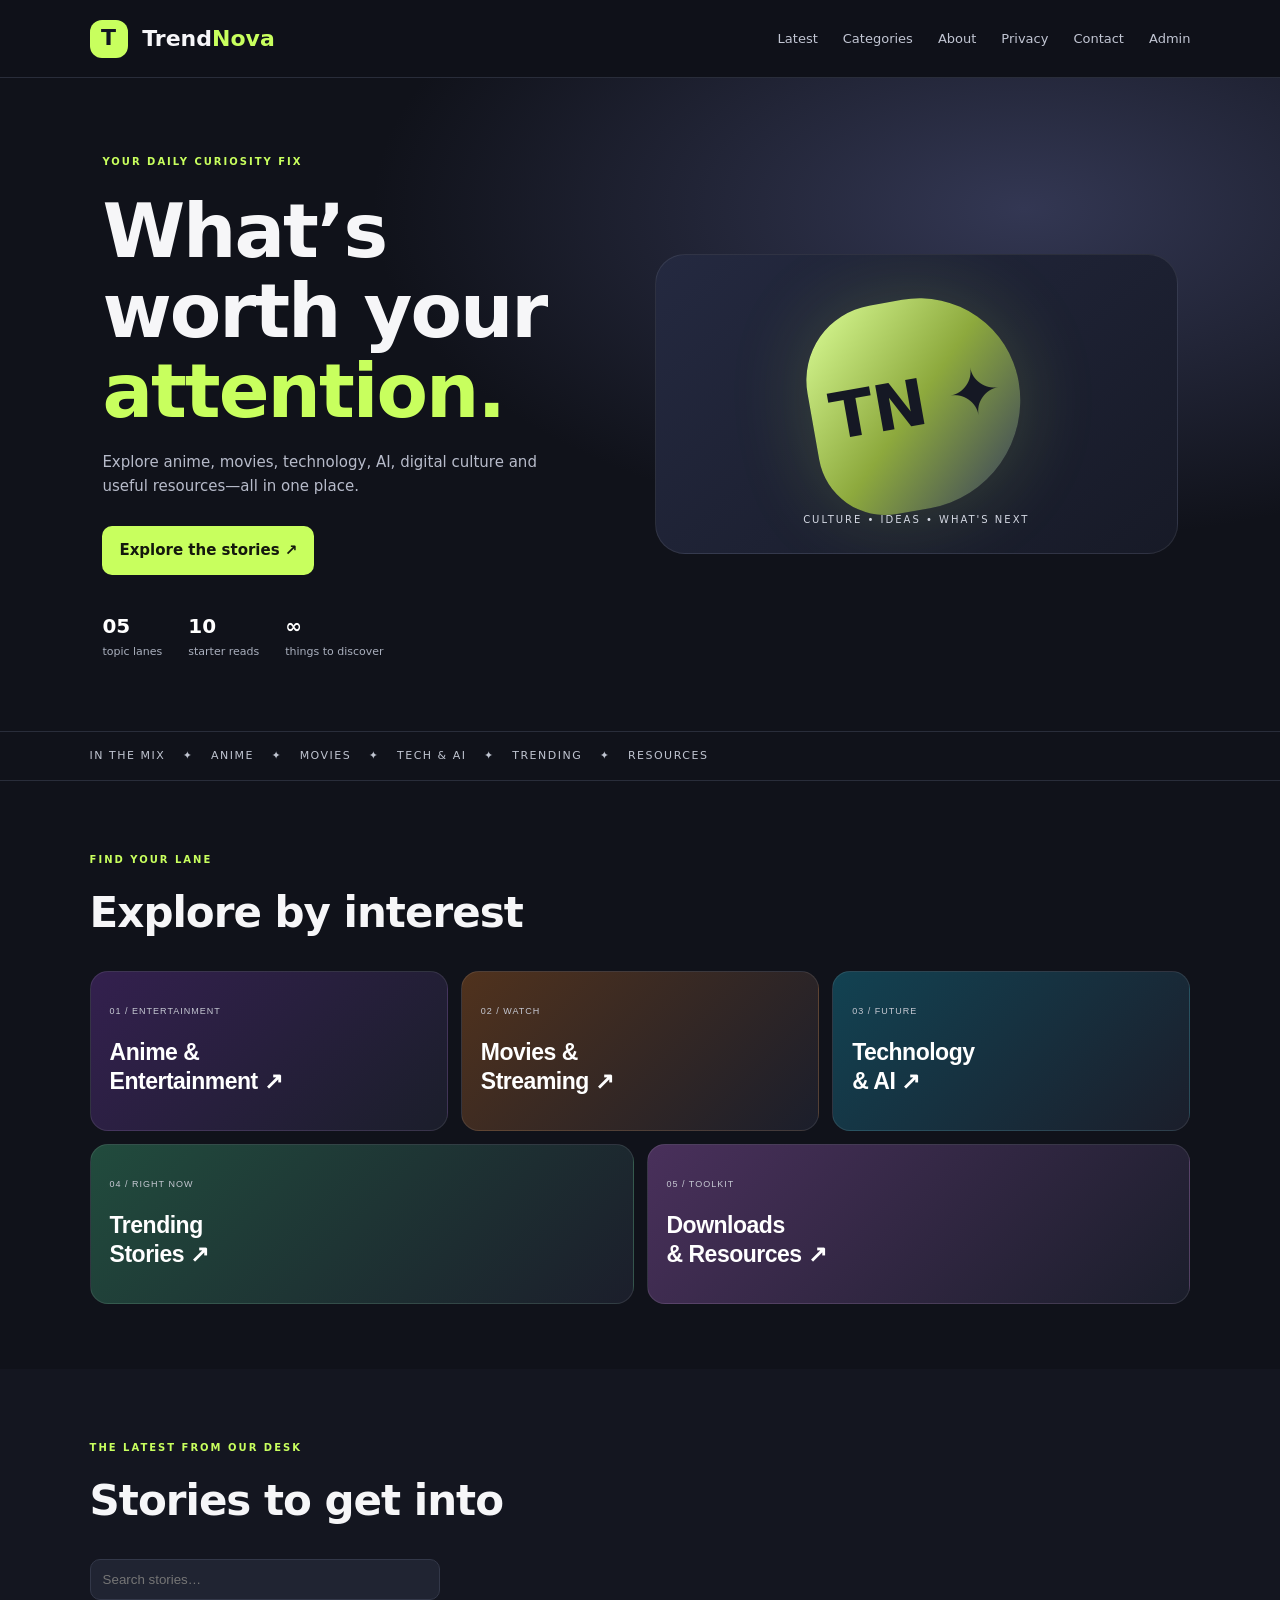
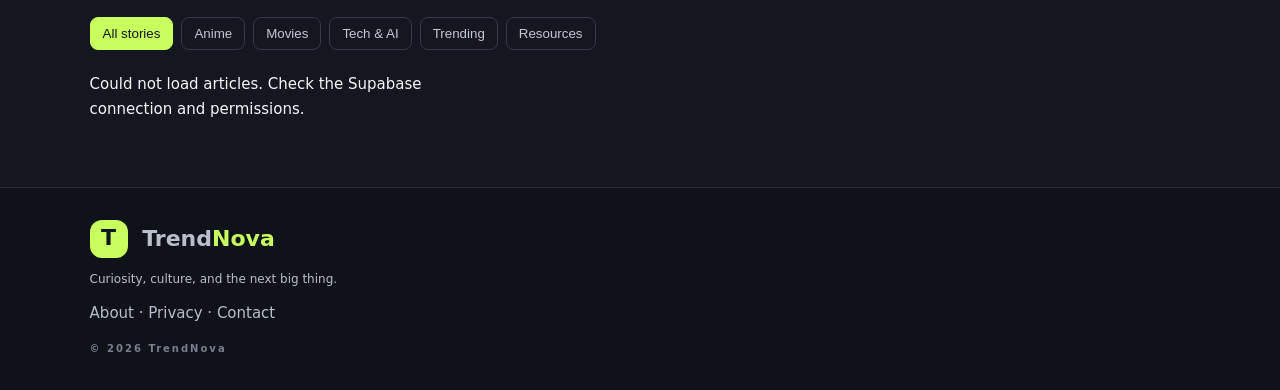
<file: index.html>
<!doctype html><html lang="en"><head><meta charset="utf-8"><meta name="viewport" content="width=device-width,initial-scale=1"><meta name="description" content="TrendNova explores anime, movies, technology, AI, digital culture and useful resources."><title>TrendNova — What's worth your attention</title><link rel="stylesheet" href="style.css"></head><body>
<header><a class="brand" href="index.html"><b>T</b> Trend<span>Nova</span></a><nav><a href="#latest">Latest</a><a href="#categories">Categories</a><a href="about.html">About</a><a href="privacy.html">Privacy</a><a href="contact.html">Contact</a><a href="admin.html">Admin</a></nav></header>
<section class="hero"><div><small>YOUR DAILY CURIOSITY FIX</small><h1>What’s worth your <em>attention.</em></h1><p>Explore anime, movies, technology, AI, digital culture and useful resources—all in one place.</p><a class="btn" href="#latest">Explore the stories ↗</a><div class="stats"><span><b>05</b> topic lanes</span><span><b>10</b> starter reads</span><span><b>∞</b> things to discover</span></div></div><div class="hero-art"><div class="orb">TN ✦</div><label>CULTURE • IDEAS • WHAT'S NEXT</label></div></section>
<div class="ticker">IN THE MIX　 ✦　 ANIME　 ✦　 MOVIES　 ✦　 TECH & AI　 ✦　 TRENDING　 ✦　 RESOURCES</div>
<main><section id="categories"><div class="heading"><small>FIND YOUR LANE</small><h2>Explore by interest</h2></div><div class="categories"><button data-category="anime">01 / ENTERTAINMENT<strong>Anime &<br>Entertainment ↗</strong></button><button data-category="movies">02 / WATCH<strong>Movies &<br>Streaming ↗</strong></button><button data-category="tech">03 / FUTURE<strong>Technology<br>& AI ↗</strong></button><button data-category="trending">04 / RIGHT NOW<strong>Trending<br>Stories ↗</strong></button><button data-category="resources">05 / TOOLKIT<strong>Downloads<br>& Resources ↗</strong></button></div></section>
<section id="latest" class="latest"><div class="heading"><small>THE LATEST FROM OUR DESK</small><h2>Stories to get into</h2></div><input id="search" placeholder="Search stories…"><div id="filters"><button class="active" data-filter="all">All stories</button><button data-filter="anime">Anime</button><button data-filter="movies">Movies</button><button data-filter="tech">Tech & AI</button><button data-filter="trending">Trending</button><button data-filter="resources">Resources</button></div><div id="posts" class="posts">Loading stories…</div><p id="empty" hidden>No stories match your search.</p></section></main>
<footer><div class="brand"><b>T</b> Trend<span>Nova</span></div><p>Curiosity, culture, and the next big thing.</p><a href="about.html">About</a> · <a href="privacy.html">Privacy</a> · <a href="contact.html">Contact</a><small>© <span id="year"></span> TrendNova</small></footer><script src="script.js"></script></body></html>
</file>
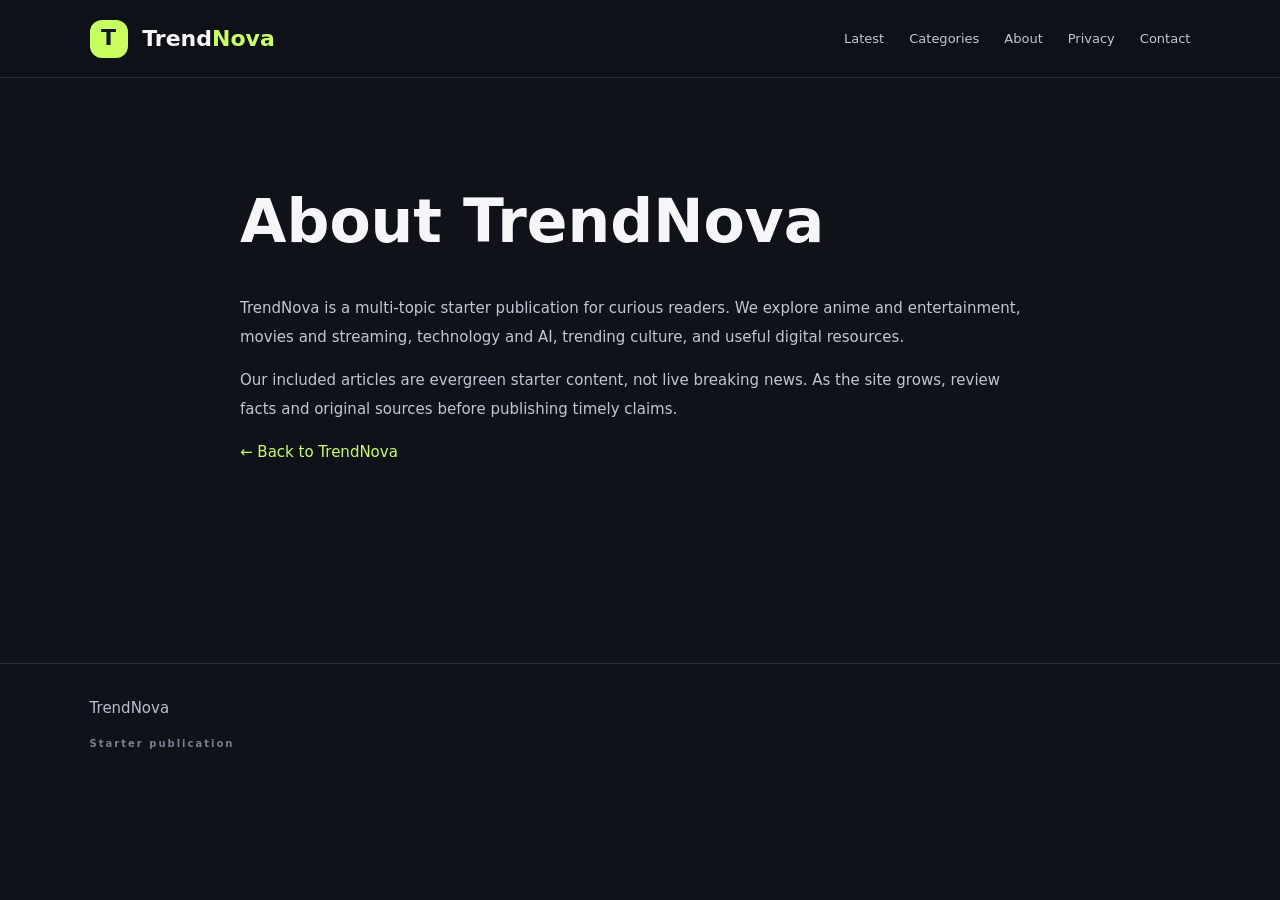
<file: about.html>
<!doctype html><html lang="en"><head><meta charset="utf-8"><meta name="viewport" content="width=device-width,initial-scale=1"><title>About TrendNova — TrendNova</title><link rel="stylesheet" href="style.css"></head><body><header><a class="brand" href="index.html"><b>T</b> Trend<span>Nova</span></a><nav><a href="index.html#latest">Latest</a><a href="index.html#categories">Categories</a><a href="about.html">About</a><a href="privacy.html">Privacy</a><a href="contact.html">Contact</a></nav></header><main class="page"><h1>About TrendNova</h1><p>TrendNova is a multi-topic starter publication for curious readers. We explore anime and entertainment, movies and streaming, technology and AI, trending culture, and useful digital resources.</p><p>Our included articles are evergreen starter content, not live breaking news. As the site grows, review facts and original sources before publishing timely claims.</p><p><a href="index.html">← Back to TrendNova</a></p></main><footer>TrendNova <small>Starter publication</small></footer></body></html>
</file>
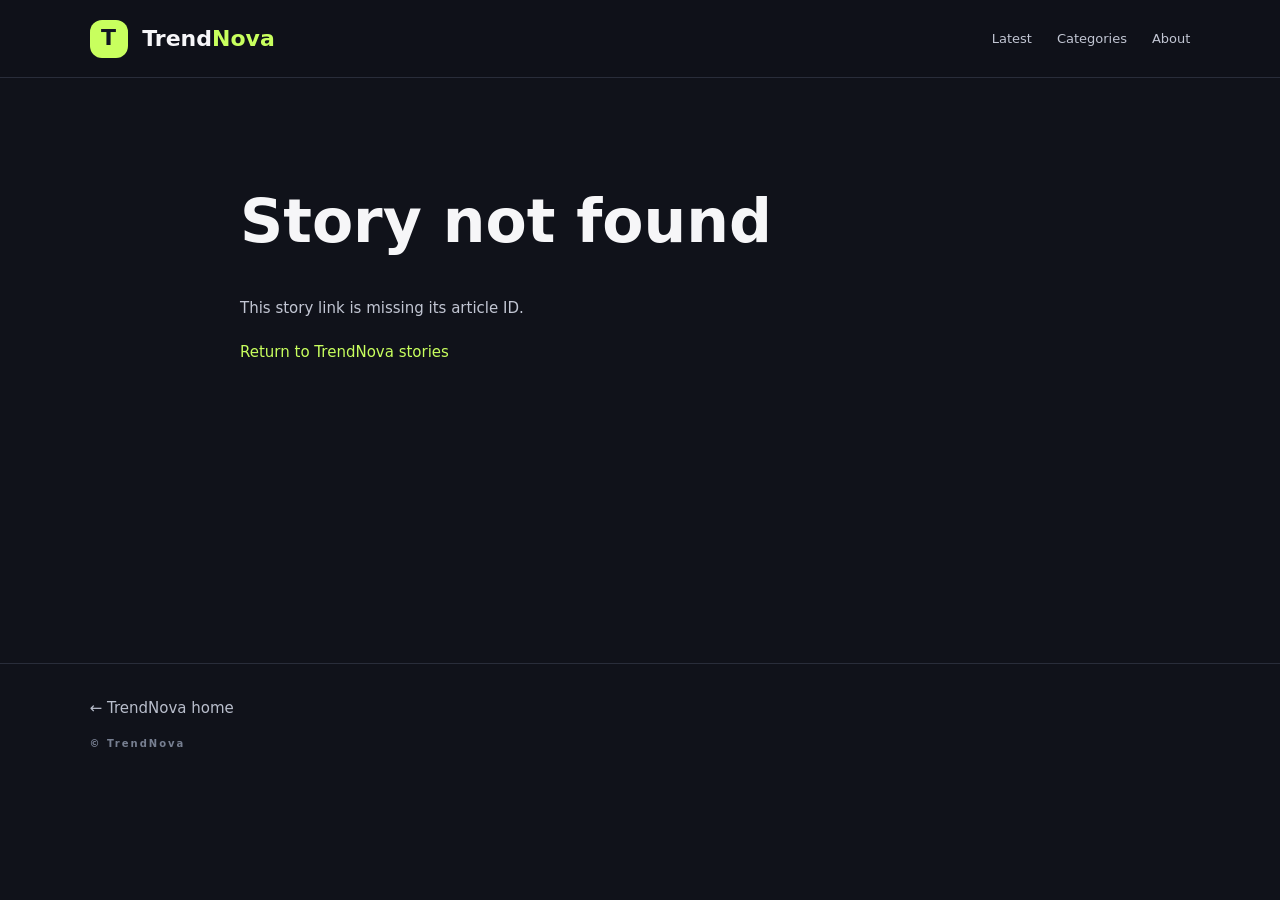
<file: article.html>
<!doctype html>
<html lang="en">
<head>
  <meta charset="utf-8">
  <meta name="viewport" content="width=device-width, initial-scale=1">
  <title>Story — TrendNova</title>
  <link rel="stylesheet" href="style.css">
</head>
<body>
  <header>
    <a class="brand" href="index.html"><b>T</b> Trend<span>Nova</span></a>
    <nav>
      <a href="index.html#latest">Latest</a>
      <a href="index.html#categories">Categories</a>
      <a href="about.html">About</a>
    </nav>
  </header>

  <main id="story" class="page" aria-live="polite">Loading story…</main>

  <footer>
    <a href="index.html">← TrendNova home</a>
    <small>© TrendNova</small>
  </footer>

  <script>
    const SUPABASE_URL = 'https://urypsodamgpsutdpsdqz.supabase.co';
    const SUPABASE_KEY = 'sb_publishable_MaNeb6j9p2l0vSfZaqLEcQ_2a-5EHHO';

    const esc = value => String(value ?? '').replace(/[&<>"']/g, char => ({
      '&': '&amp;',
      '<': '&lt;',
      '>': '&gt;',
      '"': '&quot;',
      "'": '&#39;'
    }[char]));

    const storyElement = document.getElementById('story');

    function showMessage(title, message) {
      storyElement.innerHTML = `<h1>${esc(title)}</h1><p>${esc(message)}</p><p><a href="index.html#latest">Return to TrendNova stories</a></p>`;
    }

    function getReadTime(content) {
      const words = String(content || '').trim().split(/\s+/).filter(Boolean).length;
      return `${Math.max(1, Math.ceil(words / 200))} min read`;
    }

    function renderContent(content) {
      const paragraphs = Array.isArray(content)
        ? content
        : String(content || '').split(/\r?\n\s*\r?\n|\r?\n/);

      return paragraphs
        .map(paragraph => String(paragraph || '').trim())
        .filter(Boolean)
        .map(paragraph => `<p>${esc(paragraph)}</p>`)
        .join('');
    }

    async function loadStory() {
      const articleId = new URLSearchParams(window.location.search).get('id');
      if (!articleId) {
        showMessage('Story not found', 'This story link is missing its article ID.');
        return;
      }

      try {
        const params = new URLSearchParams({
          select: 'id,title,slug,excerpt,content,image_url,category,author,status,published_at',
          id: `eq.${articleId}`,
          status: 'eq.published',
          limit: '1'
        });

        const response = await fetch(
          `${SUPABASE_URL.replace(/\/$/, '')}/rest/v1/articles?${params.toString()}`,
          {
            headers: {
              apikey: SUPABASE_KEY,
              Authorization: `Bearer ${SUPABASE_KEY}`
            }
          }
        );

        if (!response.ok) {
          console.error('TrendNova article request failed:', response.status, await response.text());
          showMessage('Could not load this story', 'Please try again later. If the problem continues, check the Supabase public read permissions for published articles.');
          return;
        }

        const articles = await response.json();
        const article = articles[0];

        if (!article) {
          showMessage('Story not found', 'This story may not be published or the link may be incorrect.');
          return;
        }

        document.title = `${article.title || 'Story'} — TrendNova`;
        const category = article.category || 'TrendNova';
        const imageMarkup = article.image_url
          ? `<img style="width:100%;border-radius:18px" src="${esc(article.image_url)}" alt="${esc(category)} cover" loading="eager">`
          : '';
        const authorMarkup = article.author ? ` · ${esc(article.author)}` : '';

        storyElement.innerHTML = `
          <a href="index.html#latest">← BACK TO STORIES</a>
          <p class="meta">${esc(category)} · ${esc(getReadTime(article.content))}${authorMarkup}</p>
          <h1>${esc(article.title || 'Untitled story')}</h1>
          ${article.excerpt ? `<p>${esc(article.excerpt)}</p>` : ''}
          ${imageMarkup}
          <div class="story-content">${renderContent(article.content)}</div>
          <p><a href="index.html#latest">More stories ↗</a></p>
        `;
      } catch (error) {
        console.error('TrendNova story loading error:', error);
        showMessage('Could not load this story', 'Please check your internet connection and try again.');
      }
    }

    loadStory();
  </script>
</body>
</html>
</file>
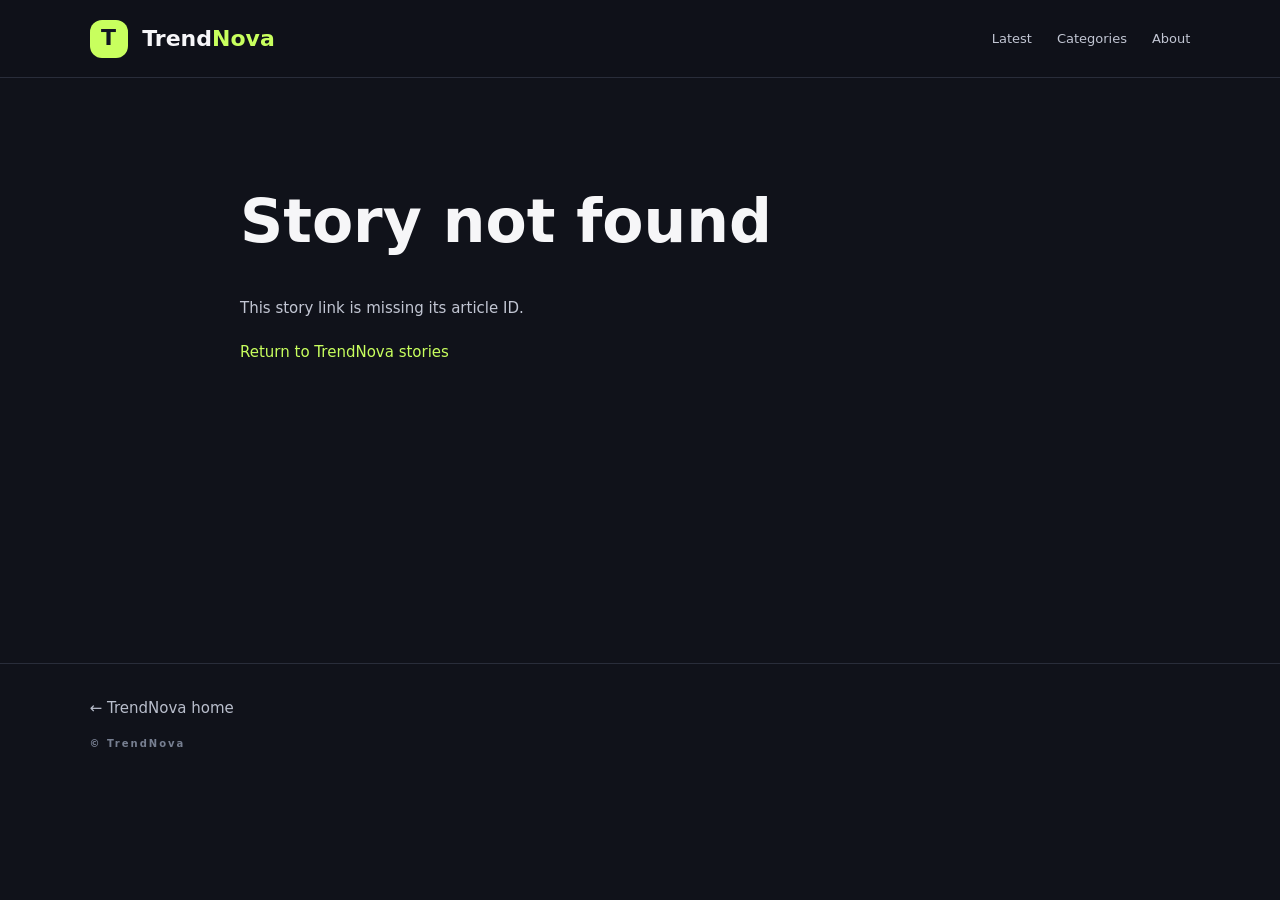
<file: article_supabase_fixed.html>
<!doctype html>
<html lang="en">
<head>
  <meta charset="utf-8">
  <meta name="viewport" content="width=device-width, initial-scale=1">
  <title>Story — TrendNova</title>
  <link rel="stylesheet" href="style.css">
</head>
<body>
  <header>
    <a class="brand" href="index.html"><b>T</b> Trend<span>Nova</span></a>
    <nav>
      <a href="index.html#latest">Latest</a>
      <a href="index.html#categories">Categories</a>
      <a href="about.html">About</a>
    </nav>
  </header>

  <main id="story" class="page" aria-live="polite">Loading story…</main>

  <footer>
    <a href="index.html">← TrendNova home</a>
    <small>© TrendNova</small>
  </footer>

  <script>
    const SUPABASE_URL = 'https://urypsodamgpsutdpsdqz.supabase.co';
    const SUPABASE_KEY = 'sb_publishable_MaNeb6j9p2l0vSfZaqLEcQ_2a-5EHO';

    const esc = value => String(value ?? '').replace(/[&<>"']/g, char => ({
      '&': '&amp;',
      '<': '&lt;',
      '>': '&gt;',
      '"': '&quot;',
      "'": '&#39;'
    }[char]));

    const storyElement = document.getElementById('story');

    function showMessage(title, message) {
      storyElement.innerHTML = `<h1>${esc(title)}</h1><p>${esc(message)}</p><p><a href="index.html#latest">Return to TrendNova stories</a></p>`;
    }

    function getReadTime(content) {
      const words = String(content || '').trim().split(/\s+/).filter(Boolean).length;
      return `${Math.max(1, Math.ceil(words / 200))} min read`;
    }

    function renderContent(content) {
      const paragraphs = Array.isArray(content)
        ? content
        : String(content || '').split(/\r?\n\s*\r?\n|\r?\n/);

      return paragraphs
        .map(paragraph => String(paragraph || '').trim())
        .filter(Boolean)
        .map(paragraph => `<p>${esc(paragraph)}</p>`)
        .join('');
    }

    async function loadStory() {
      const articleId = new URLSearchParams(window.location.search).get('id');
      if (!articleId) {
        showMessage('Story not found', 'This story link is missing its article ID.');
        return;
      }

      try {
        const params = new URLSearchParams({
          select: 'id,title,slug,excerpt,content,image_url,category,author,status,published_at',
          id: `eq.${articleId}`,
          status: 'eq.published',
          limit: '1'
        });

        const response = await fetch(
          `${SUPABASE_URL.replace(/\/$/, '')}/rest/v1/articles?${params.toString()}`,
          {
            headers: {
              apikey: SUPABASE_KEY,
              Authorization: `Bearer ${SUPABASE_KEY}`
            }
          }
        );

        if (!response.ok) {
          console.error('TrendNova article request failed:', response.status, await response.text());
          showMessage('Could not load this story', 'Please try again later. If the problem continues, check the Supabase public read permissions for published articles.');
          return;
        }

        const articles = await response.json();
        const article = articles[0];

        if (!article) {
          showMessage('Story not found', 'This story may not be published or the link may be incorrect.');
          return;
        }

        document.title = `${article.title || 'Story'} — TrendNova`;
        const category = article.category || 'TrendNova';
        const imageMarkup = article.image_url
          ? `<img style="width:100%;border-radius:18px" src="${esc(article.image_url)}" alt="${esc(category)} cover" loading="eager">`
          : '';
        const authorMarkup = article.author ? ` · ${esc(article.author)}` : '';

        storyElement.innerHTML = `
          <a href="index.html#latest">← BACK TO STORIES</a>
          <p class="meta">${esc(category)} · ${esc(getReadTime(article.content))}${authorMarkup}</p>
          <h1>${esc(article.title || 'Untitled story')}</h1>
          ${article.excerpt ? `<p>${esc(article.excerpt)}</p>` : ''}
          ${imageMarkup}
          <div class="story-content">${renderContent(article.content)}</div>
          <p><a href="index.html#latest">More stories ↗</a></p>
        `;
      } catch (error) {
        console.error('TrendNova story loading error:', error);
        showMessage('Could not load this story', 'Please check your internet connection and try again.');
      }
    }

    loadStory();
  </script>
</body>
</html>
</file>
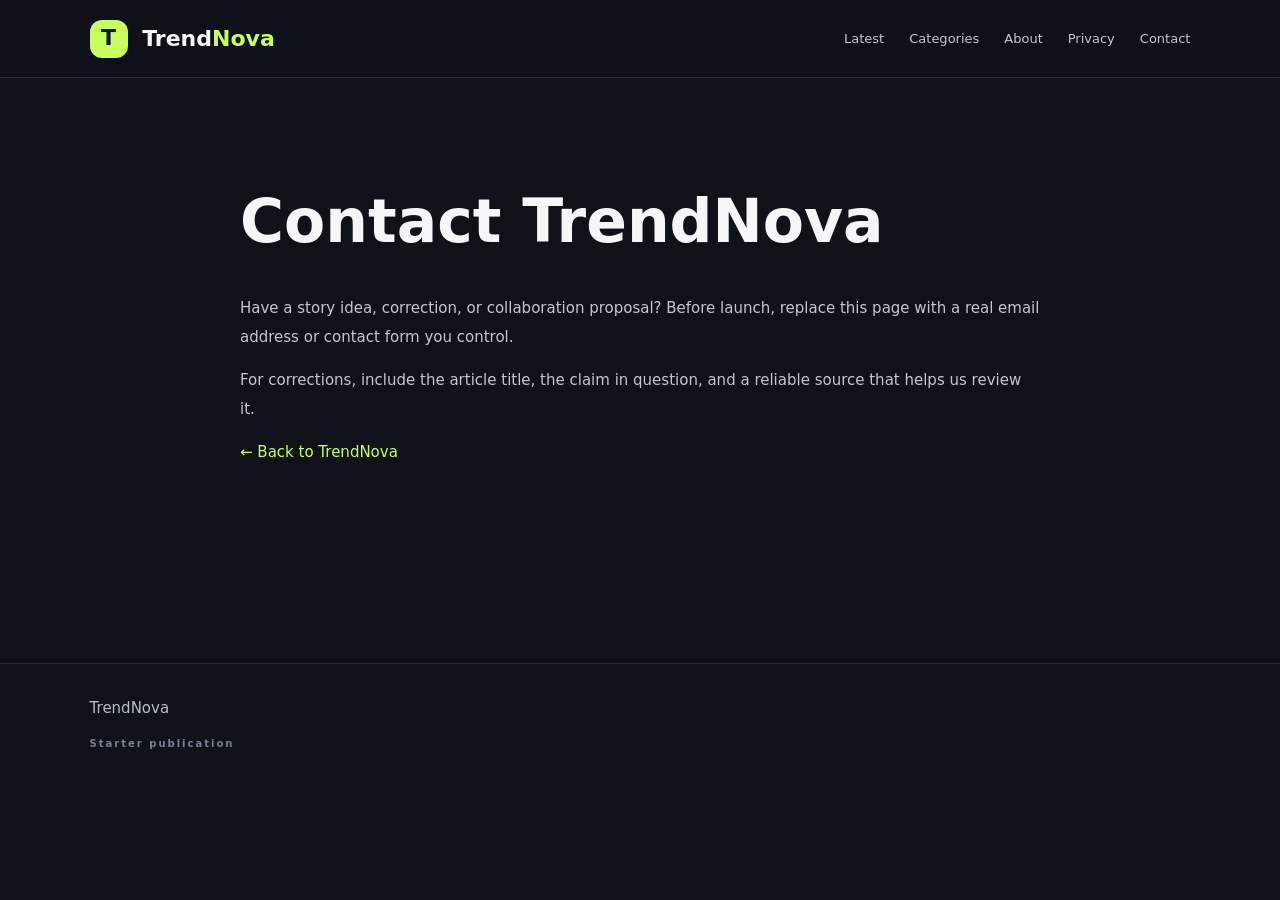
<file: contact.html>
<!doctype html><html lang="en"><head><meta charset="utf-8"><meta name="viewport" content="width=device-width,initial-scale=1"><title>Contact TrendNova — TrendNova</title><link rel="stylesheet" href="style.css"></head><body><header><a class="brand" href="index.html"><b>T</b> Trend<span>Nova</span></a><nav><a href="index.html#latest">Latest</a><a href="index.html#categories">Categories</a><a href="about.html">About</a><a href="privacy.html">Privacy</a><a href="contact.html">Contact</a></nav></header><main class="page"><h1>Contact TrendNova</h1><p>Have a story idea, correction, or collaboration proposal? Before launch, replace this page with a real email address or contact form you control.</p><p>For corrections, include the article title, the claim in question, and a reliable source that helps us review it.</p><p><a href="index.html">← Back to TrendNova</a></p></main><footer>TrendNova <small>Starter publication</small></footer></body></html>
</file>
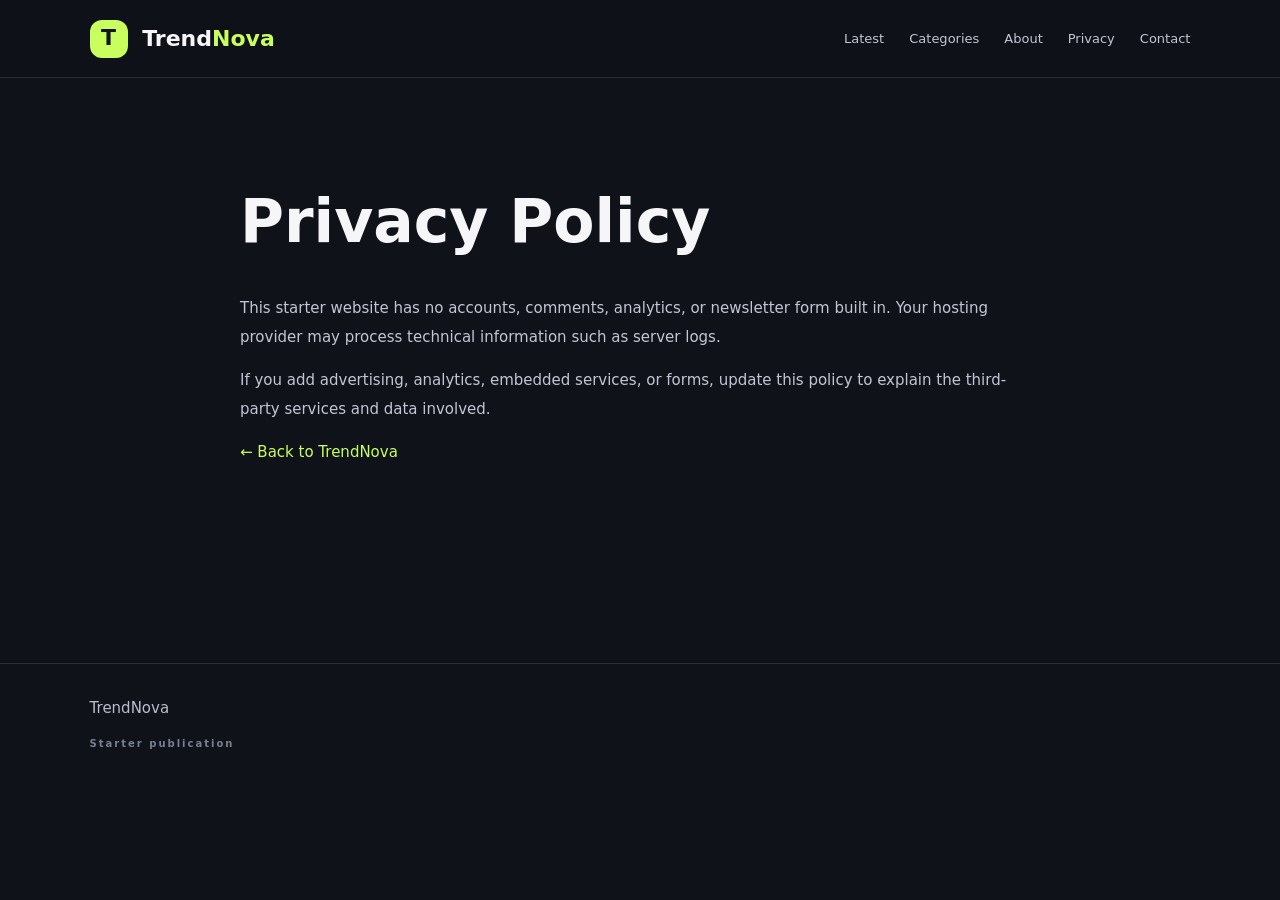
<file: privacy.html>
<!doctype html><html lang="en"><head><meta charset="utf-8"><meta name="viewport" content="width=device-width,initial-scale=1"><title>Privacy Policy — TrendNova</title><link rel="stylesheet" href="style.css"></head><body><header><a class="brand" href="index.html"><b>T</b> Trend<span>Nova</span></a><nav><a href="index.html#latest">Latest</a><a href="index.html#categories">Categories</a><a href="about.html">About</a><a href="privacy.html">Privacy</a><a href="contact.html">Contact</a></nav></header><main class="page"><h1>Privacy Policy</h1><p>This starter website has no accounts, comments, analytics, or newsletter form built in. Your hosting provider may process technical information such as server logs.</p><p>If you add advertising, analytics, embedded services, or forms, update this policy to explain the third-party services and data involved.</p><p><a href="index.html">← Back to TrendNova</a></p></main><footer>TrendNova <small>Starter publication</small></footer></body></html>
</file>
<file: style.css>
*{box-sizing:border-box}html{scroll-behavior:smooth}body{margin:0;background:#10121a;color:#f6f6f8;font:15px/1.65 system-ui,-apple-system,Segoe UI,sans-serif}a{color:inherit;text-decoration:none}header{height:78px;padding:0 7%;display:flex;align-items:center;justify-content:space-between;border-bottom:1px solid #292d3a;position:sticky;top:0;background:#10121aee;backdrop-filter:blur(12px);z-index:3}.brand{font-size:22px;font-weight:850}.brand b{display:inline-grid;place-items:center;background:#c8ff5e;color:#111522;width:38px;height:38px;border-radius:12px;margin-right:7px}.brand span{color:#c8ff5e}nav{display:flex;gap:25px;color:#c2c6d3;font-size:13px}.hero{padding:70px 8%;display:grid;grid-template-columns:1fr 1fr;gap:30px;align-items:center;background:radial-gradient(ellipse at 80% 20%,#333753,transparent 45%)}small,.heading small{color:#c8ff5e;letter-spacing:2px;font-weight:800;font-size:10px}.hero h1{font-size:clamp(42px,6vw,75px);line-height:1.07;letter-spacing:-2px;margin:18px 0}.hero em{color:#c8ff5e;font-style:normal}.hero p{color:#b7bbca;max-width:470px}.btn{display:inline-block;background:#c8ff5e;color:#14180d;font-weight:800;padding:12px 17px;border-radius:10px;margin-top:12px}.stats{display:flex;gap:26px;margin-top:35px;color:#a9afbd;font-size:11px}.stats b{display:block;color:white;font-size:20px}.hero-art{min-height:300px;display:grid;place-items:center;position:relative;background:linear-gradient(140deg,#242940,#171a27);border:1px solid #ffffff15;border-radius:30px;overflow:hidden}.orb{width:210px;height:210px;border-radius:43% 57% 62% 38%;display:grid;place-items:center;background:linear-gradient(135deg,#dcff98,#8da93d,#343c5e);color:#151824;font-size:64px;font-weight:900;transform:rotate(-10deg);box-shadow:0 0 80px #c8ff5e2b}.hero-art label{position:absolute;bottom:25px;font-size:10px;letter-spacing:2px;color:#d4d8e3}.ticker{padding:15px 7%;border-block:1px solid #292d3a;color:#bfc4d0;font-size:11px;letter-spacing:1.5px;white-space:nowrap;overflow:hidden}main section{padding:65px 7%}.heading h2{font-size:clamp(28px,4vw,42px);margin:7px 0 24px;letter-spacing:-1px}.categories{display:grid;grid-template-columns:repeat(6,1fr);gap:13px}.categories button{grid-column:span 2;min-height:160px;border:1px solid #ffffff18;border-radius:18px;text-align:left;color:white;padding:19px;background:linear-gradient(135deg,#33204e,#1b1e2b);cursor:pointer}.categories button:nth-child(2){background:linear-gradient(135deg,#50321d,#1b1e2b)}.categories button:nth-child(3){background:linear-gradient(135deg,#124252,#1b1e2b)}.categories button:nth-child(4){grid-column:span 3;background:linear-gradient(135deg,#214b3d,#1b1e2b)}.categories button:nth-child(5){grid-column:span 3;background:linear-gradient(135deg,#49305b,#1b1e2b)}.categories button:hover{border-color:#c8ff5e}.categories button{font-size:9px;letter-spacing:1px;color:#c5c8d2}.categories strong{display:block;font-size:23px;line-height:1.25;color:white;margin-top:22px;letter-spacing:-.5px}.latest{background:#141620}.latest input{width:100%;max-width:350px;padding:12px;border-radius:10px;background:#202432;border:1px solid #333849;color:white;margin-bottom:17px}.latest #filters{display:flex;gap:8px;flex-wrap:wrap;margin-bottom:22px}.latest #filters button{border:1px solid #35394a;background:transparent;color:#c4c8d3;border-radius:8px;padding:8px 12px;cursor:pointer}.latest #filters button.active,.latest #filters button:hover{background:#c8ff5e;color:#111522;border-color:#c8ff5e}.posts{display:grid;grid-template-columns:repeat(3,minmax(0,1fr));gap:18px}.card{border:1px solid #ffffff12;background:#1b1e29;border-radius:17px;overflow:hidden;display:flex;flex-direction:column}.card img{width:100%;aspect-ratio:5/3;object-fit:cover}.card-content{padding:17px;display:flex;flex-direction:column;flex:1}.meta{font-size:10px;color:#c8ff5e;text-transform:uppercase;letter-spacing:.7px}.card h3{font-size:19px;line-height:1.3;margin:10px 0}.card p{font-size:12px;color:#b7bbca}.card a{color:#c8ff5e;font-size:12px;font-weight:800;margin-top:auto}.card:hover{transform:translateY(-3px)}footer{padding:32px 7%;border-top:1px solid #292d3a;color:#b9becc}footer p{font-size:12px}footer small{display:block;color:#777f91;margin-top:15px}.page{max-width:850px;margin:auto;padding:70px 25px;min-height:65vh}.page h1{font-size:clamp(38px,5vw,60px);line-height:1.1}.page p{color:#c2c6d3;line-height:1.9}.page a{color:#c8ff5e}@media(max-width:760px){header{padding:0 5%;height:auto;min-height:72px;gap:10px;align-items:flex-start;padding-top:17px;padding-bottom:14px;flex-wrap:wrap}nav{width:100%;gap:15px;flex-wrap:wrap;font-size:12px}.hero{padding:48px 6%;grid-template-columns:1fr}.hero-art{min-height:260px}.categories{grid-template-columns:repeat(2,1fr)}.categories button,.categories button:nth-child(4),.categories button:nth-child(5){grid-column:span 1;min-height:145px}.categories button:last-child{grid-column:span 2}.categories strong{font-size:19px}.posts{grid-template-columns:repeat(2,minmax(0,1fr))}main section{padding:50px 5%}}@media(max-width:500px){.posts{grid-template-columns:1fr}.stats{gap:16px}.hero h1{font-size:45px}.ticker{padding-inline:5%}}
</file>
